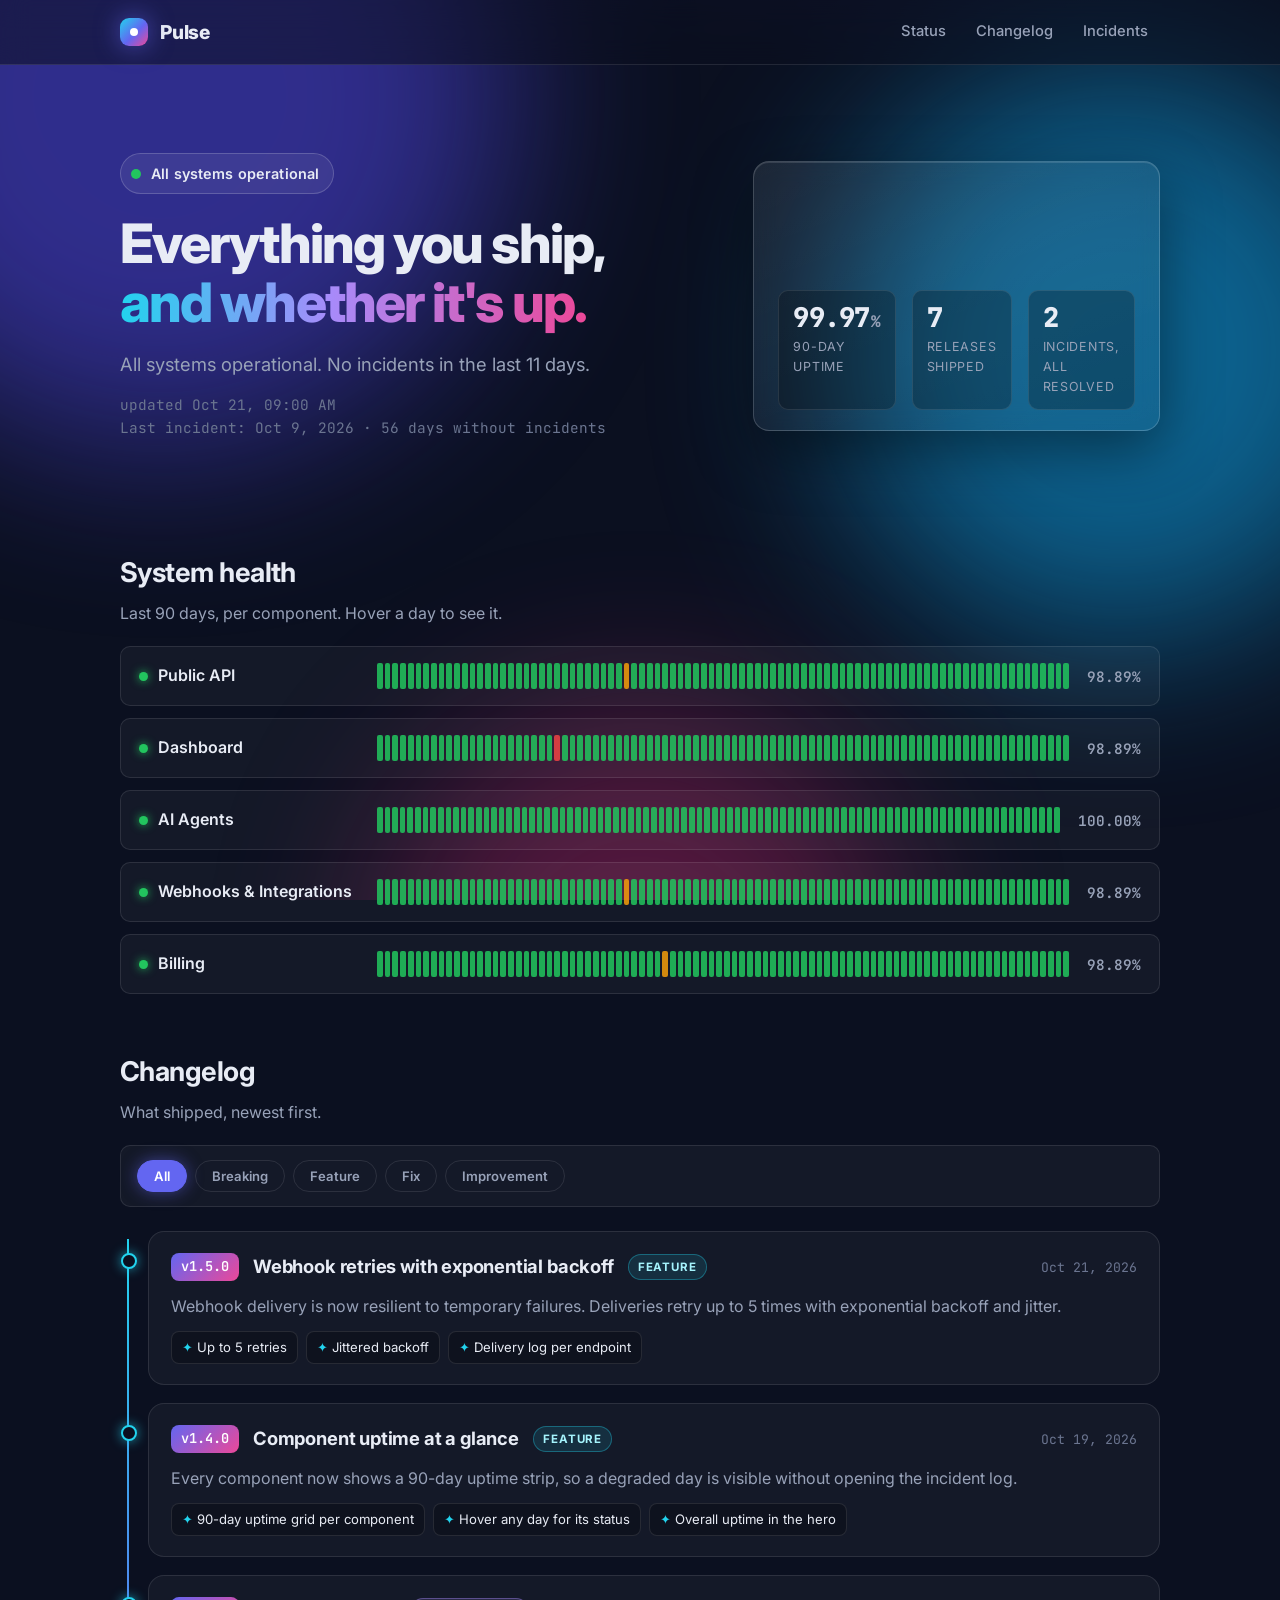
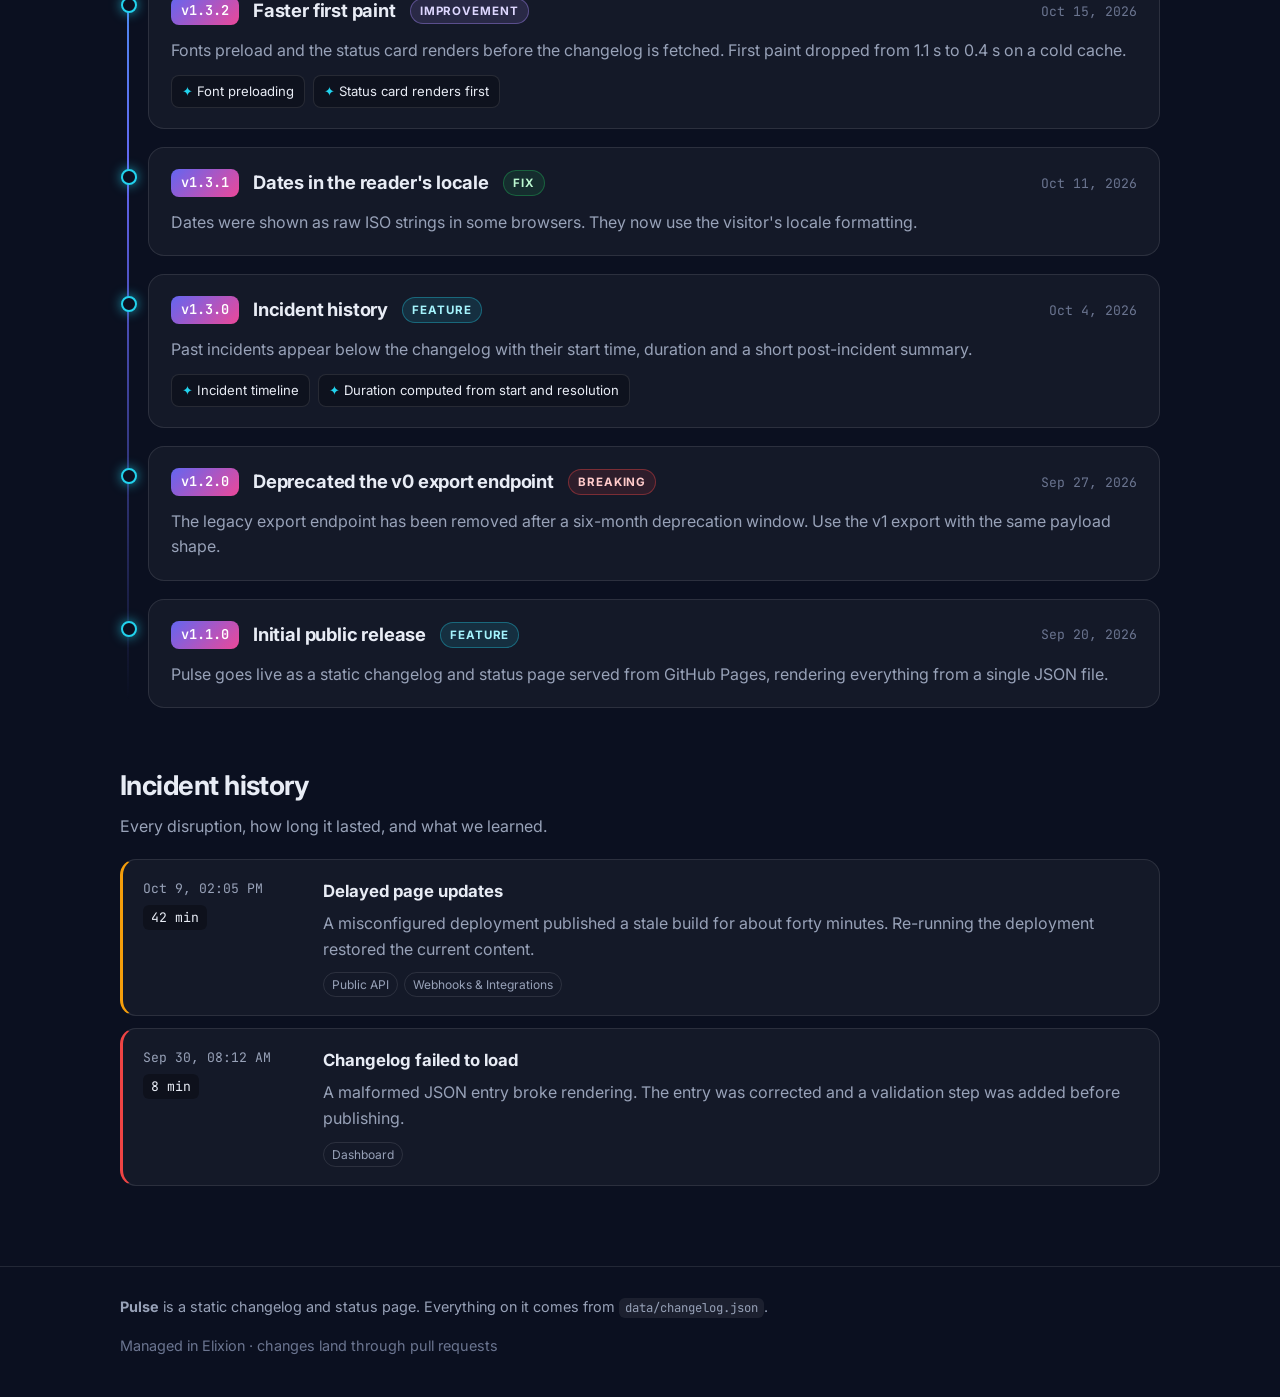
<file: index.html>
<!DOCTYPE html>
<html lang="en">
<head>
  <meta charset="utf-8">
  <meta name="viewport" content="width=device-width, initial-scale=1">
  <title>Pulse · Changelog &amp; Status</title>
  <meta name="description" content="Release notes and live status for Pulse.">
  <meta name="theme-color" content="#0b1020">
  <link rel="preconnect" href="https://fonts.googleapis.com">
  <link rel="preconnect" href="https://fonts.gstatic.com" crossorigin>
  <link href="https://fonts.googleapis.com/css2?family=Inter:wght@400;500;600;700;800&family=JetBrains+Mono:wght@500;600&display=swap" rel="stylesheet">
  <link rel="stylesheet" href="styles.css">
</head>
<body>
  <div class="aurora" aria-hidden="true">
    <span class="aurora-blob b1"></span>
    <span class="aurora-blob b2"></span>
    <span class="aurora-blob b3"></span>
  </div>

  <header class="site-header">
    <div class="container header-row">
      <a class="brand" href="./" aria-label="Pulse home">
        <span class="brand-mark" aria-hidden="true"><span class="brand-dot"></span></span>
        <span class="brand-name">Pulse</span>
      </a>
      <nav class="site-nav" aria-label="Sections">
        <a href="#status">Status</a>
        <a href="#changelog">Changelog</a>
        <a href="#incidents">Incidents</a>
      </nav>
    </div>
  </header>

  <main>
    <div id="maintenance-banner" hidden></div>

    <section id="status" class="hero" aria-labelledby="hero-heading">
      <div class="container hero-grid">
        <div class="hero-copy">
          <p class="eyebrow"><span id="hero-badge" class="status-pill" data-level="operational"><span class="pill-dot"></span><span id="hero-badge-text">Checking status…</span></span></p>
          <h1 id="hero-heading" class="hero-title">Everything you ship, <span class="gradient-text">and whether it's&nbsp;up.</span></h1>
          <p id="hero-tagline" class="hero-sub"></p>
          <p id="hero-updated" class="hero-updated"></p>
          <p id="hero-incidents" class="hero-updated"></p>
        </div>

        <div class="hero-card glass reveal">
          <svg class="heartbeat" viewBox="0 0 600 120" preserveAspectRatio="none" aria-hidden="true">
            <defs>
              <linearGradient id="hb-grad" x1="0" x2="1" y1="0" y2="0">
                <stop offset="0" stop-color="#22d3ee"/>
                <stop offset="0.5" stop-color="#6366f1"/>
                <stop offset="1" stop-color="#ec4899"/>
              </linearGradient>
            </defs>
            <path class="hb-line" d="M0,60 L120,60 L140,60 L155,20 L170,100 L185,40 L200,60 L320,60 L335,25 L350,95 L365,45 L380,60 L520,60 L535,30 L550,90 L565,50 L580,60 L600,60"/>
          </svg>
          <div class="stats">
            <div class="stat">
              <span class="stat-value"><span id="stat-uptime" data-count="0">0</span><span class="stat-unit">%</span></span>
              <span class="stat-label">90-day uptime</span>
            </div>
            <div class="stat">
              <span class="stat-value" id="stat-releases" data-count="0">0</span>
              <span class="stat-label">releases shipped</span>
            </div>
            <div class="stat">
              <span class="stat-value" id="stat-incidents" data-count="0">0</span>
              <span class="stat-label">incidents, all resolved</span>
            </div>
          </div>
        </div>
      </div>
    </section>

    <section class="components container" aria-labelledby="components-heading">
      <div class="section-head reveal">
        <h2 id="components-heading">System health</h2>
        <p class="section-sub">Last 90 days, per component. Hover a day to see it.</p>
      </div>
      <ul id="component-list" class="component-list"></ul>
    </section>

    <section id="changelog" class="changelog container" aria-labelledby="changelog-heading">
      <div class="section-head reveal">
        <h2 id="changelog-heading">Changelog</h2>
        <p class="section-sub">What shipped, newest first.</p>
      </div>
      <div id="tag-filter" class="tag-filter" role="group" aria-label="Filter releases by tag"></div>
      <ol id="release-list" class="timeline" aria-live="polite"></ol>
    </section>

    <section id="incidents" class="incidents container" aria-labelledby="incidents-heading">
      <div class="section-head reveal">
        <h2 id="incidents-heading">Incident history</h2>
        <p class="section-sub">Every disruption, how long it lasted, and what we learned.</p>
      </div>
      <ol id="incident-list" class="incident-list"></ol>
    </section>
  </main>

  <footer class="site-footer">
    <div class="container footer-row">
      <p><strong>Pulse</strong> is a static changelog and status page. Everything on it comes from <code>data/changelog.json</code>.</p>
      <p class="footer-meta">Managed in Elixion · changes land through pull requests</p>
    </div>
  </footer>

  <script src="app.js"></script>
</body>
</html>
</file>
<file: styles.css>
/* Pulse — visual design. Pure CSS, no build step. */

:root {
  --bg: #0b1020;
  --bg-2: #0f172a;
  --surface: rgba(255, 255, 255, 0.04);
  --surface-strong: rgba(255, 255, 255, 0.07);
  --border: rgba(255, 255, 255, 0.10);
  --border-strong: rgba(255, 255, 255, 0.18);
  --text: #e8ecf5;
  --muted: #98a2b8;
  --faint: #6b7590;
  --accent: #6366f1;
  --accent-2: #22d3ee;
  --accent-3: #ec4899;
  --ok: #22c55e;
  --warn: #f59e0b;
  --bad: #ef4444;
  --radius: 16px;
  --radius-sm: 10px;
  --max: 1080px;
  --font: "Inter", -apple-system, BlinkMacSystemFont, "Segoe UI", Roboto, sans-serif;
  --mono: "JetBrains Mono", ui-monospace, SFMono-Regular, Menlo, monospace;
  --shadow: 0 20px 60px rgba(0, 0, 0, 0.45);
}

* { box-sizing: border-box; }
html { scroll-behavior: smooth; }
body {
  margin: 0;
  font-family: var(--font);
  font-size: 16px;
  line-height: 1.6;
  color: var(--text);
  background: radial-gradient(1200px 600px at 70% -10%, #1e1b4b 0%, transparent 60%), var(--bg);
  -webkit-font-smoothing: antialiased;
  overflow-x: hidden;
}
a { color: inherit; }
code { font-family: var(--mono); font-size: 0.85em; background: var(--surface-strong); padding: 2px 6px; border-radius: 6px; }

.container { max-width: var(--max); margin: 0 auto; padding: 0 20px; }

/* ---------- Aurora background ---------- */
.aurora {
  position: fixed; inset: 0; z-index: -1; overflow: hidden; pointer-events: none;
}
.aurora-blob {
  position: absolute; border-radius: 50%; filter: blur(90px); opacity: 0.55;
  animation: drift 26s ease-in-out infinite alternate;
}
.aurora-blob.b1 { width: 55vw; height: 55vw; left: -15vw; top: -20vw; background: #4f46e5; }
.aurora-blob.b2 { width: 45vw; height: 45vw; right: -10vw; top: 5vw; background: #0ea5e9; animation-duration: 32s; }
.aurora-blob.b3 { width: 40vw; height: 40vw; left: 30vw; bottom: -25vw; background: #db2777; animation-duration: 38s; opacity: 0.35; }
@keyframes drift {
  from { transform: translate3d(0, 0, 0) scale(1); }
  to   { transform: translate3d(6vw, 4vw, 0) scale(1.15); }
}

/* ---------- Header ---------- */
.site-header {
  position: sticky; top: 0; z-index: 10;
  backdrop-filter: blur(14px); -webkit-backdrop-filter: blur(14px);
  background: rgba(11, 16, 32, 0.55);
  border-bottom: 1px solid var(--border);
}
.header-row { display: flex; align-items: center; justify-content: space-between; height: 64px; }
.brand { display: inline-flex; align-items: center; gap: 12px; text-decoration: none; font-weight: 800; font-size: 1.2rem; letter-spacing: -0.01em; }
.brand-mark {
  position: relative; width: 28px; height: 28px; border-radius: 9px;
  background: linear-gradient(135deg, var(--accent-2), var(--accent) 55%, var(--accent-3));
  box-shadow: 0 0 24px rgba(99, 102, 241, 0.6);
  display: grid; place-items: center;
}
.brand-dot { width: 8px; height: 8px; border-radius: 50%; background: #fff; animation: beat 1.6s ease-in-out infinite; }
@keyframes beat { 0%, 100% { transform: scale(1); opacity: 1; } 50% { transform: scale(0.6); opacity: 0.7; } }
.site-nav { display: flex; gap: 6px; }
.site-nav a {
  color: var(--muted); text-decoration: none; font-size: 0.92rem; font-weight: 500;
  padding: 8px 12px; border-radius: 999px; transition: color .2s, background .2s;
}
.site-nav a:hover { color: var(--text); background: var(--surface-strong); }

/* ---------- Maintenance banner ---------- */
#maintenance-banner[hidden] { display: none; }
#maintenance-banner {
  background: #fde68a;
  border-bottom: 1px solid #b45309;
}
.maintenance-inner {
  padding-top: 14px; padding-bottom: 14px;
  display: flex; flex-wrap: wrap; align-items: baseline; gap: 4px 14px;
  color: #422006;
}
.maintenance-title { margin: 0; font-weight: 700; font-size: 0.98rem; color: #422006; }
.maintenance-window {
  margin: 0; font-family: var(--mono); font-size: 0.85rem;
  font-weight: 600; color: #713f12;
}
.maintenance-message { margin: 0; flex-basis: 100%; font-size: 0.92rem; color: #4a2c0a; }

/* ---------- Hero ---------- */
.hero { padding: 88px 0 56px; }
.hero-grid { display: grid; grid-template-columns: 1.25fr 0.75fr; gap: 40px; align-items: center; }
.eyebrow { margin: 0 0 20px; }
.status-pill {
  display: inline-flex; align-items: center; gap: 10px;
  padding: 8px 14px 8px 10px; border-radius: 999px;
  border: 1px solid var(--border-strong); background: var(--surface-strong);
  font-weight: 600; font-size: 0.9rem; letter-spacing: 0.01em;
}
.pill-dot { position: relative; width: 10px; height: 10px; border-radius: 50%; background: var(--ok); }
.pill-dot::after {
  content: ""; position: absolute; inset: -4px; border-radius: 50%;
  border: 2px solid var(--ok); opacity: 0; animation: ping 1.8s ease-out infinite;
}
.status-pill[data-level="degraded"] .pill-dot, .status-pill[data-level="degraded"] .pill-dot::after { background: var(--warn); border-color: var(--warn); }
.status-pill[data-level="outage"] .pill-dot, .status-pill[data-level="outage"] .pill-dot::after { background: var(--bad); border-color: var(--bad); }
@keyframes ping { 0% { transform: scale(0.6); opacity: 0.9; } 100% { transform: scale(1.9); opacity: 0; } }

.hero-title {
  margin: 0 0 18px; font-size: clamp(2.2rem, 4.6vw, 3.4rem); line-height: 1.08;
  font-weight: 800; letter-spacing: -0.035em; max-width: 14ch;
}
.gradient-text {
  background: linear-gradient(90deg, var(--accent-2), #a78bfa 45%, var(--accent-3));
  -webkit-background-clip: text; background-clip: text; color: transparent;
}
.hero-sub { margin: 0 0 14px; font-size: 1.15rem; color: var(--muted); max-width: 48ch; }
.hero-updated { margin: 0; color: var(--faint); font-size: 0.9rem; font-family: var(--mono); }

.glass {
  background: linear-gradient(160deg, rgba(255,255,255,0.08), rgba(255,255,255,0.03));
  border: 1px solid var(--border-strong);
  border-radius: var(--radius);
  box-shadow: var(--shadow), inset 0 1px 0 rgba(255,255,255,0.12);
  backdrop-filter: blur(12px); -webkit-backdrop-filter: blur(12px);
}
.hero-card { padding: 22px 24px 20px; }
.heartbeat { width: 100%; height: 96px; display: block; }
.hb-line {
  fill: none; stroke: url(#hb-grad); stroke-width: 3; stroke-linecap: round; stroke-linejoin: round;
  stroke-dasharray: 1400; stroke-dashoffset: 1400;
  animation: draw 3.2s cubic-bezier(.4,0,.2,1) infinite;
  filter: drop-shadow(0 0 8px rgba(99, 102, 241, 0.7));
}
@keyframes draw { 0% { stroke-dashoffset: 1400; opacity: 0.2; } 15% { opacity: 1; } 70% { stroke-dashoffset: 0; opacity: 1; } 100% { stroke-dashoffset: 0; opacity: 0; } }

.stats { display: grid; grid-template-columns: repeat(3, 1fr); gap: 16px; margin-top: 10px; }
.stat { padding: 12px 14px; border-radius: var(--radius-sm); background: rgba(0,0,0,0.25); border: 1px solid var(--border); }
.stat-value { display: block; font-size: 1.7rem; font-weight: 800; letter-spacing: -0.03em; font-family: var(--mono); line-height: 1.1; }
.stat-unit { font-size: 1rem; color: var(--muted); margin-left: 2px; }
.stat-label { display: block; margin-top: 4px; font-size: 0.78rem; color: var(--muted); text-transform: uppercase; letter-spacing: 0.06em; }

/* ---------- Sections ---------- */
.section-head { margin: 56px 0 20px; }
.section-head h2 { margin: 0 0 6px; font-size: 1.7rem; letter-spacing: -0.02em; }
.section-sub { margin: 0; color: var(--muted); }

/* ---------- Components / uptime ---------- */
.component-list { list-style: none; margin: 0; padding: 0; display: grid; gap: 12px; }
.component {
  display: grid; grid-template-columns: 220px 1fr auto; gap: 18px; align-items: center;
  padding: 16px 18px; border-radius: var(--radius-sm);
  background: var(--surface); border: 1px solid var(--border);
  transition: border-color .2s, background .2s;
}
.component:hover { border-color: var(--border-strong); background: var(--surface-strong); }
.component-name { font-weight: 600; display: flex; align-items: center; gap: 10px; }
.level-dot { width: 9px; height: 9px; border-radius: 50%; background: var(--ok); box-shadow: 0 0 10px var(--ok); }
.level-dot[data-level="degraded"] { background: var(--warn); box-shadow: 0 0 10px var(--warn); }
.level-dot[data-level="outage"] { background: var(--bad); box-shadow: 0 0 10px var(--bad); }
.uptime-grid { display: grid; grid-template-columns: repeat(90, 1fr); gap: 2px; }
.day {
  height: 26px; border-radius: 2px; background: var(--ok); opacity: 0.85; position: relative;
  transform-origin: bottom; transition: transform .15s, opacity .15s;
}
.day[data-level="degraded"] { background: var(--warn); }
.day[data-level="outage"] { background: var(--bad); }
.day:hover { transform: scaleY(1.25); opacity: 1; z-index: 2; }
.day:hover::after {
  content: attr(data-label); position: absolute; bottom: calc(100% + 8px); left: 50%; transform: translateX(-50%);
  white-space: nowrap; font-size: 0.72rem; font-family: var(--mono);
  background: #0b1020; border: 1px solid var(--border-strong); color: var(--text);
  padding: 4px 8px; border-radius: 6px; pointer-events: none;
}
.component-uptime { font-family: var(--mono); font-weight: 600; color: var(--muted); font-size: 0.9rem; }

/* ---------- Tag filter ---------- */
.tag-filter {
  display: flex; flex-wrap: wrap; gap: 8px; margin: 0 0 24px;
  padding: 14px 16px; border-radius: var(--radius-sm);
  background: var(--surface); border: 1px solid var(--border);
}
.tag-filter-btn {
  font-family: var(--font); font-size: 0.82rem; font-weight: 600;
  padding: 7px 16px; border-radius: 999px; border: 1px solid var(--border);
  background: transparent; color: var(--muted);
  cursor: pointer; transition: all .2s ease;
}
.tag-filter-btn:hover {
  border-color: var(--border-strong); background: var(--surface-strong);
  color: var(--text);
}
.tag-filter-btn:focus-visible {
  outline: 2px solid var(--accent); outline-offset: 2px;
}
.tag-filter-btn.active, .tag-filter-btn[aria-pressed="true"] {
  background: var(--accent); border-color: var(--accent);
  color: #fff; box-shadow: 0 0 16px rgba(99, 102, 241, 0.5);
}

/* ---------- Timeline ---------- */
.timeline { list-style: none; margin: 0; padding: 0 0 0 28px; position: relative; }
.timeline::before {
  content: ""; position: absolute; left: 7px; top: 8px; bottom: 8px; width: 2px;
  background: linear-gradient(180deg, var(--accent-2), var(--accent) 50%, transparent);
}
.release { position: relative; margin: 0 0 18px; }
.release::before {
  content: ""; position: absolute; left: -27px; top: 22px; width: 12px; height: 12px; border-radius: 50%;
  background: var(--bg); border: 2px solid var(--accent-2); box-shadow: 0 0 12px rgba(34, 211, 238, 0.7);
}
.release-card {
  padding: 20px 22px; border-radius: var(--radius);
  background: var(--surface); border: 1px solid var(--border);
  transition: transform .25s, border-color .25s, background .25s;
}
.release-card:hover { transform: translateY(-2px); border-color: var(--border-strong); background: var(--surface-strong); }
.release-head { display: flex; flex-wrap: wrap; align-items: center; gap: 10px 14px; }
.release-version {
  font-family: var(--mono); font-weight: 600; font-size: 0.85rem;
  padding: 3px 10px; border-radius: 8px; color: #fff;
  background: linear-gradient(135deg, var(--accent), var(--accent-3));
}
.release-title { margin: 0; font-size: 1.15rem; font-weight: 700; letter-spacing: -0.01em; }
.release-date { margin-left: auto; color: var(--faint); font-family: var(--mono); font-size: 0.82rem; }
.tag {
  font-size: 0.72rem; font-weight: 700; text-transform: uppercase; letter-spacing: 0.08em;
  padding: 3px 9px; border-radius: 999px; border: 1px solid transparent;
}
.tag[data-tag="feature"] { color: #a5f3fc; background: rgba(34, 211, 238, 0.12); border-color: rgba(34, 211, 238, 0.35); }
.tag[data-tag="fix"] { color: #bbf7d0; background: rgba(34, 197, 94, 0.12); border-color: rgba(34, 197, 94, 0.35); }
.tag[data-tag="improvement"] { color: #ddd6fe; background: rgba(167, 139, 250, 0.14); border-color: rgba(167, 139, 250, 0.4); }
.tag[data-tag="breaking"] { color: #fecaca; background: rgba(239, 68, 68, 0.12); border-color: rgba(239, 68, 68, 0.4); }
.release-body { margin: 12px 0 0; color: var(--muted); }
.highlights { margin: 12px 0 0; padding: 0; list-style: none; display: flex; flex-wrap: wrap; gap: 8px; }
.highlights li {
  font-size: 0.82rem; color: var(--text); padding: 5px 10px; border-radius: 8px;
  background: rgba(0,0,0,0.25); border: 1px solid var(--border);
}
.highlights li::before { content: "✦ "; color: var(--accent-2); }

/* ---------- Incidents ---------- */
.incident-list { list-style: none; margin: 0; padding: 0; display: grid; gap: 12px; }
.incident {
  display: grid; grid-template-columns: 160px 1fr; gap: 20px;
  padding: 18px 20px; border-radius: var(--radius);
  background: var(--surface); border: 1px solid var(--border);
  border-left: 3px solid var(--warn);
}
.incident[data-impact="outage"] { border-left-color: var(--bad); }
.incident-when { font-family: var(--mono); font-size: 0.82rem; color: var(--muted); }
.incident-duration { margin-top: 6px; display: inline-block; padding: 2px 8px; border-radius: 6px; background: rgba(0,0,0,0.3); color: var(--text); }
.incident-title { margin: 0 0 6px; font-weight: 700; font-size: 1.05rem; }
.incident-summary { margin: 0; color: var(--muted); }
.incident-affected { margin: 10px 0 0; display: flex; gap: 6px; flex-wrap: wrap; }
.incident-affected span { font-size: 0.75rem; color: var(--muted); padding: 2px 8px; border-radius: 999px; border: 1px solid var(--border); }

/* ---------- Footer ---------- */
.site-footer { margin-top: 80px; padding: 28px 0 40px; border-top: 1px solid var(--border); color: var(--muted); font-size: 0.9rem; }
.footer-row { display: flex; justify-content: space-between; gap: 16px; flex-wrap: wrap; }
.footer-row p { margin: 0; }
.footer-meta { color: var(--faint); }

/* ---------- Reveal on scroll ---------- */
.reveal { opacity: 0; transform: translateY(18px); transition: opacity .6s ease, transform .6s ease; }
.reveal.in { opacity: 1; transform: none; }
.empty { color: var(--muted); padding: 12px 0; }

@media (prefers-reduced-motion: reduce) {
  *, *::before, *::after { animation: none !important; transition: none !important; }
  .reveal { opacity: 1; transform: none; }
}

/* ---------- Responsive ---------- */
@media (max-width: 860px) {
  .hero { padding: 56px 0 32px; }
  .hero-grid { grid-template-columns: 1fr; gap: 28px; }
  .component { grid-template-columns: 1fr; gap: 10px; }
  .uptime-grid { grid-template-columns: repeat(45, 1fr); }
  .day { height: 18px; }
}
@media (max-width: 600px) {
  .site-nav a { padding: 6px 8px; font-size: 0.85rem; }
  .stats { grid-template-columns: 1fr 1fr 1fr; gap: 8px; }
  .stat { padding: 10px; }
  .stat-value { font-size: 1.3rem; }
  .incident { grid-template-columns: 1fr; gap: 8px; }
  .release-date { margin-left: 0; width: 100%; }
  .uptime-grid { grid-template-columns: repeat(30, 1fr); }
}
</file>
